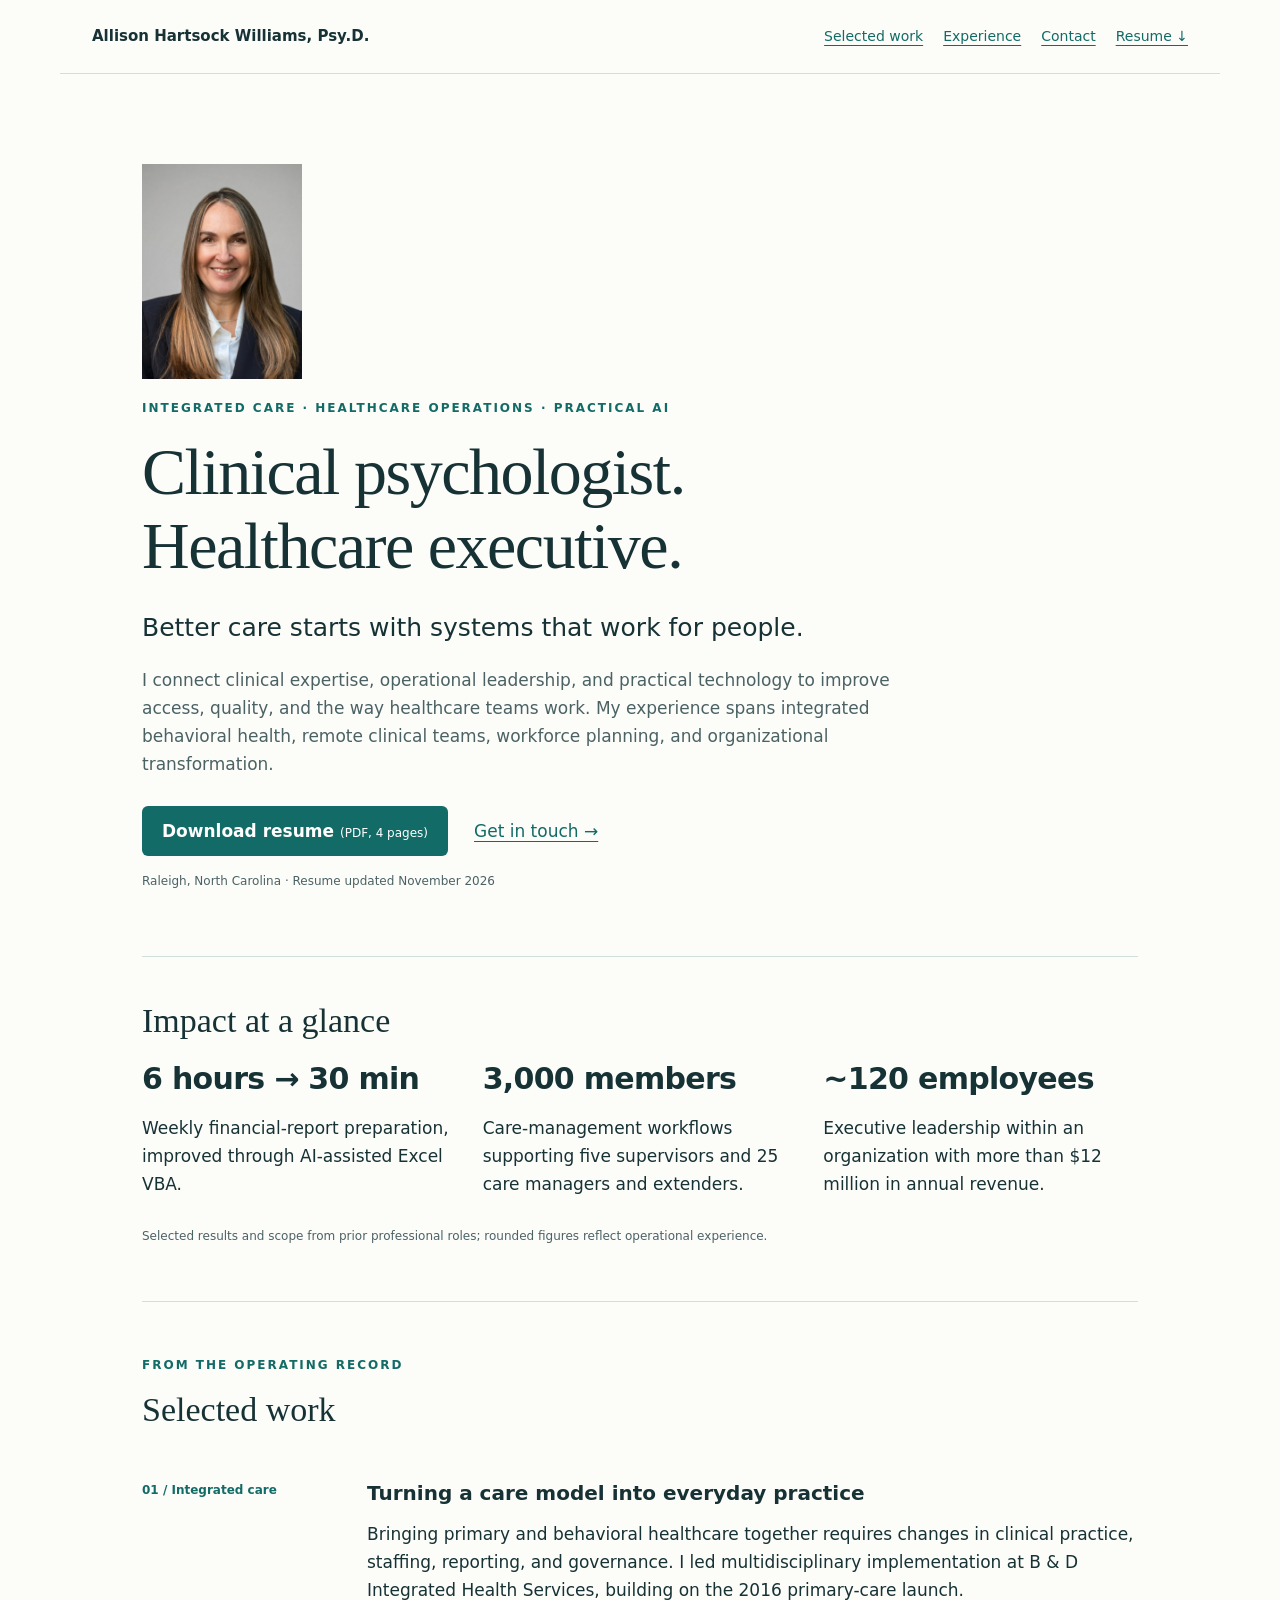
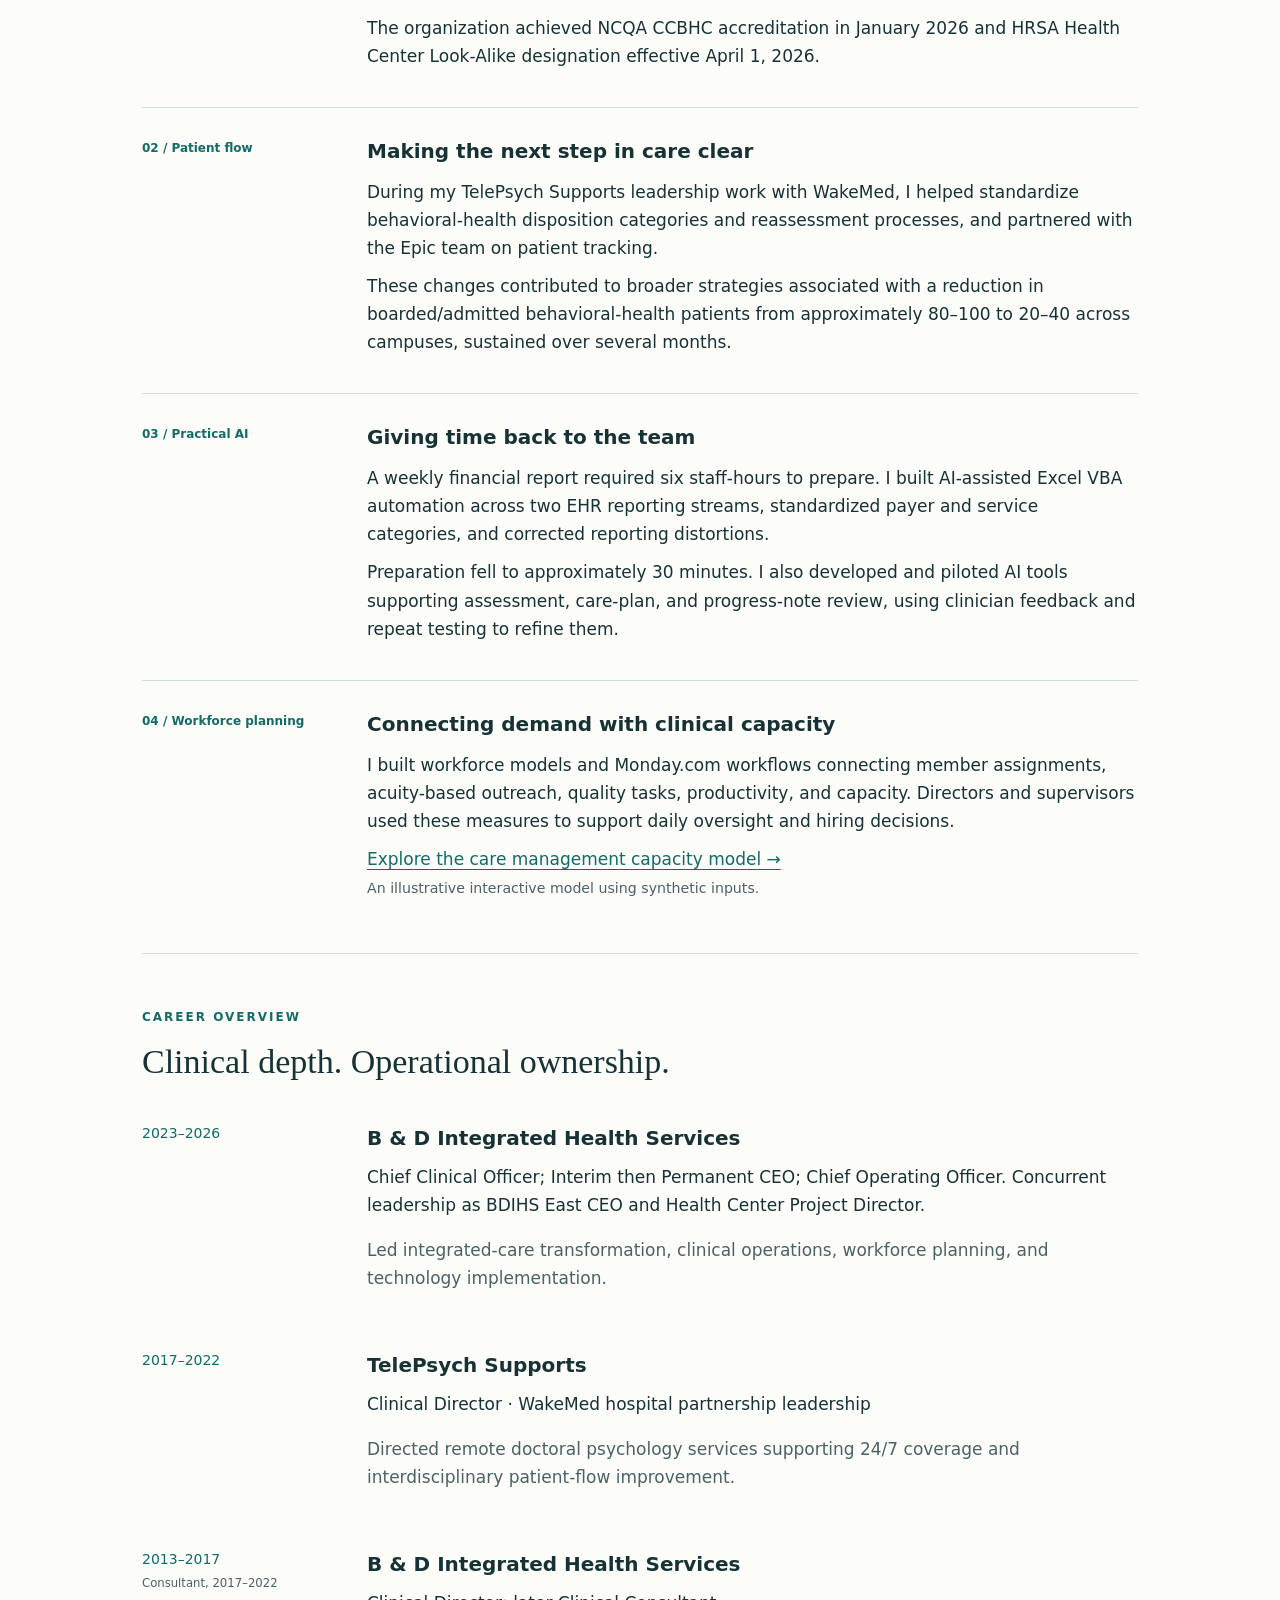
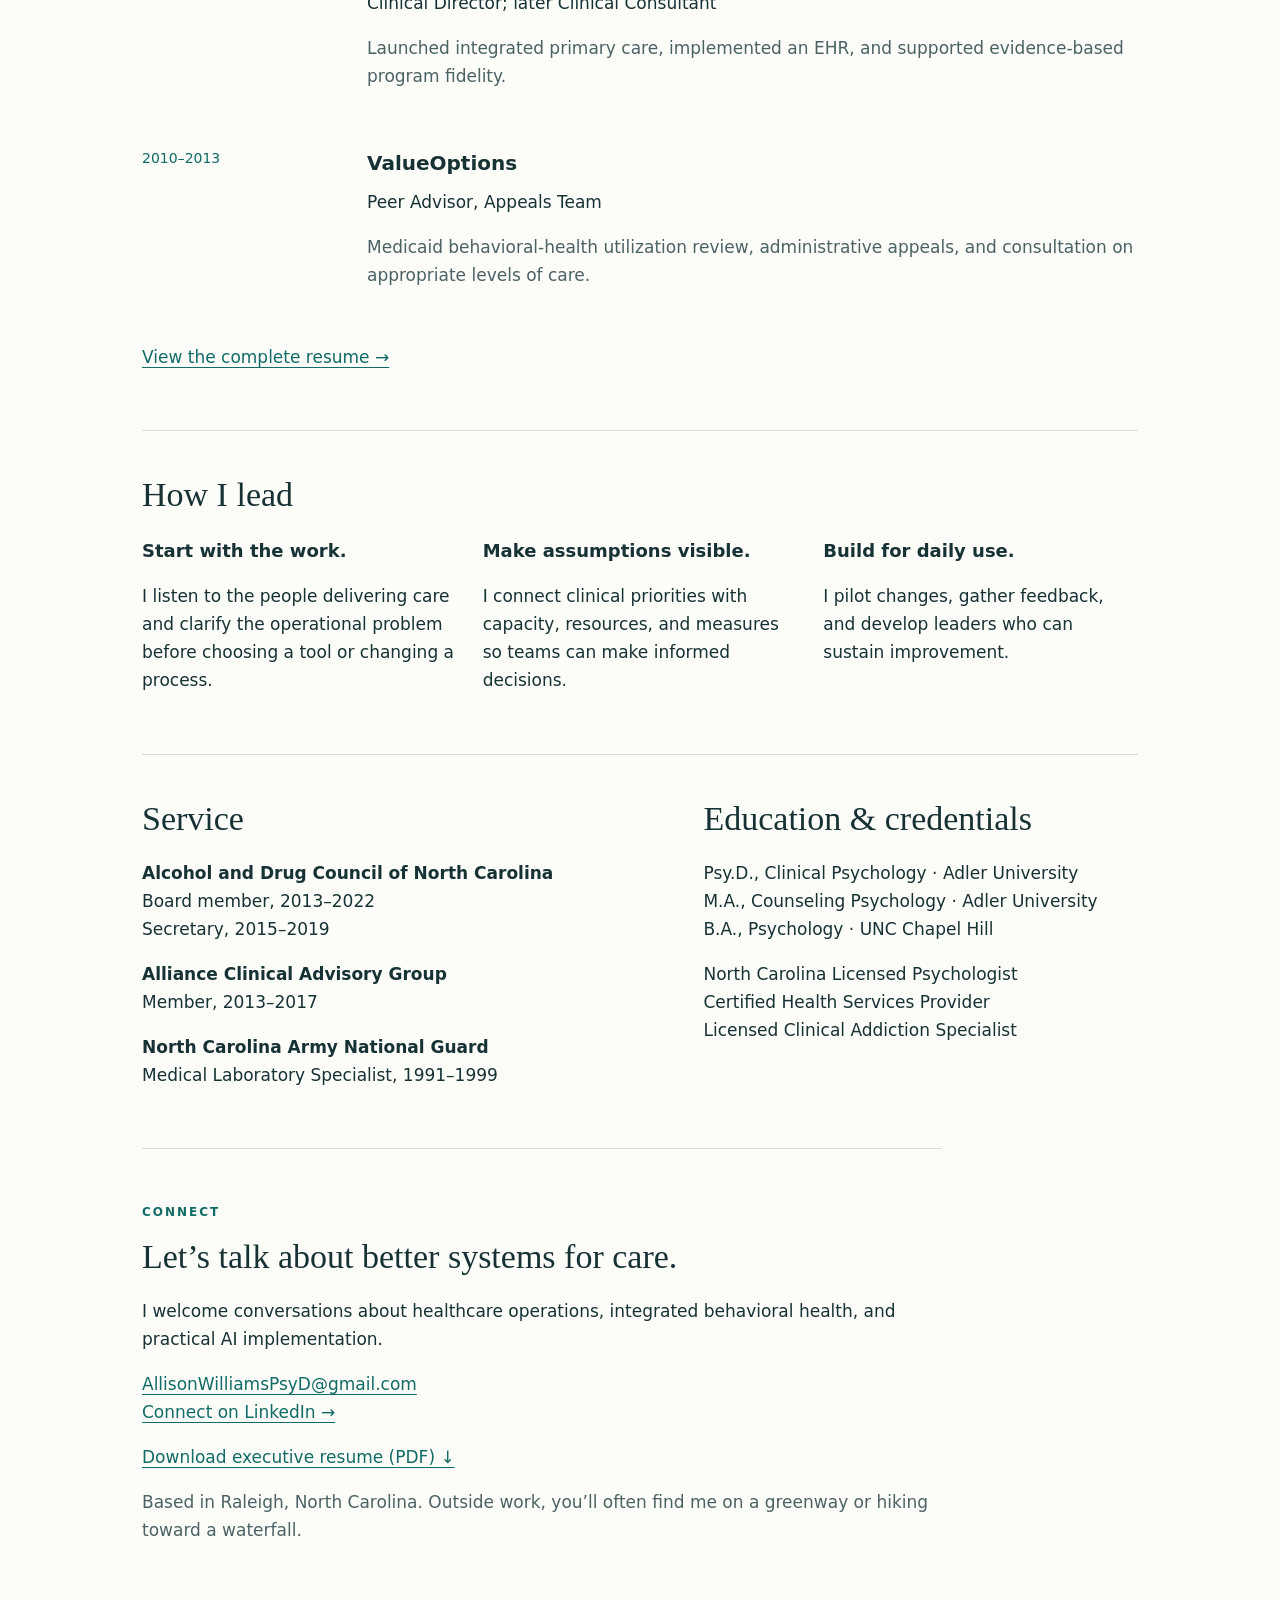
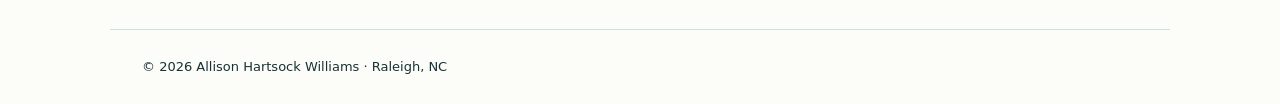
<file: index.html>
<!doctype html>
<html lang="en"><head><meta charset="utf-8"><meta name="viewport" content="width=device-width,initial-scale=1">
<title>Allison Williams, Psy.D. | Healthcare Operations &amp; Integrated Care</title>
<meta name="description" content="Clinical psychologist and healthcare executive connecting integrated care, operational leadership, and practical AI. Selected work and executive resume.">
<link rel="canonical" href="https://allisonwilliamspsyd.com/"><meta property="og:type" content="website"><meta property="og:title" content="Allison Williams, Psy.D. | Clinical psychologist. Healthcare executive."><meta property="og:description" content="Better care starts with systems that work for people. Integrated care, healthcare operations, and practical AI."><meta property="og:url" content="https://allisonwilliamspsyd.com/"><meta name="twitter:card" content="summary"><meta name="theme-color" content="#126b66"><link rel="stylesheet" href="style.css?v=20261110-small"></head>
<body class="portfolio"><a class="skip" href="#main">Skip to content</a><header><a class="brand" href="index.html">Allison Hartsock Williams, Psy.D.</a><nav aria-label="Main navigation"><a href="#work">Selected work</a><a href="#experience">Experience</a><a href="#contact">Contact</a><a href="Allison_Williams_Executive_Resume.pdf" download>Resume ↓</a></nav></header>
<main id="main"><section class="hero hero-with-portrait"><img class="hero-portrait" src="assets/allison-williams-headshot.jpg" alt="Allison Hartsock Williams, Psy.D." width="160" height="215" fetchpriority="high"><div class="hero-copy"><p class="eyebrow">Integrated care · Healthcare operations · Practical AI</p><h1>Clinical psychologist.<br>Healthcare executive.</h1><p class="lead">Better care starts with systems that work for people.</p><p class="intro">I connect clinical expertise, operational leadership, and practical technology to improve access, quality, and the way healthcare teams work. My experience spans integrated behavioral health, remote clinical teams, workforce planning, and organizational transformation.</p><div class="actions"><a class="button" href="Allison_Williams_Executive_Resume.pdf" download>Download resume <span>(PDF, 4 pages)</span></a><a href="#contact">Get in touch →</a></div><p class="updated">Raleigh, North Carolina · Resume updated November 2026</p></div></section>
<section class="section" aria-labelledby="impact"><h2 id="impact">Impact at a glance</h2><div class="grid"><article><span class="number">6 hours → 30 min</span><p>Weekly financial-report preparation, improved through AI-assisted Excel VBA.</p></article><article><span class="number">3,000 members</span><p>Care-management workflows supporting five supervisors and 25 care managers and extenders.</p></article><article><span class="number">~120 employees</span><p>Executive leadership within an organization with more than $12 million in annual revenue.</p></article></div><p class="muted note">Selected results and scope from prior professional roles; rounded figures reflect operational experience.</p></section>
<section class="section" id="work"><p class="eyebrow">From the operating record</p><h2>Selected work</h2><article class="case"><span class="case-index">01 / Integrated care</span><div><h3>Turning a care model into everyday practice</h3><p>Bringing primary and behavioral healthcare together requires changes in clinical practice, staffing, reporting, and governance. I led multidisciplinary implementation at B &amp; D Integrated Health Services, building on the 2016 primary-care launch.</p><p>The organization achieved NCQA CCBHC accreditation in January 2026 and HRSA Health Center Look-Alike designation effective April 1, 2026.</p></div></article>
<article class="case"><span class="case-index">02 / Patient flow</span><div><h3>Making the next step in care clear</h3><p>During my TelePsych Supports leadership work with WakeMed, I helped standardize behavioral-health disposition categories and reassessment processes, and partnered with the Epic team on patient tracking.</p><p>These changes contributed to broader strategies associated with a reduction in boarded/admitted behavioral-health patients from approximately 80–100 to 20–40 across campuses, sustained over several months.</p></div></article>
<article class="case"><span class="case-index">03 / Practical AI</span><div><h3>Giving time back to the team</h3><p>A weekly financial report required six staff-hours to prepare. I built AI-assisted Excel VBA automation across two EHR reporting streams, standardized payer and service categories, and corrected reporting distortions.</p><p>Preparation fell to approximately 30 minutes. I also developed and piloted AI tools supporting assessment, care-plan, and progress-note review, using clinician feedback and repeat testing to refine them.</p></div></article>
<article class="case"><span class="case-index">04 / Workforce planning</span><div><h3>Connecting demand with clinical capacity</h3><p>I built workforce models and Monday.com workflows connecting member assignments, acuity-based outreach, quality tasks, productivity, and capacity. Directors and supervisors used these measures to support daily oversight and hiring decisions.</p><p><a href="capacity.html">Explore the care management capacity model →</a><br><small>An illustrative interactive model using synthetic inputs.</small></p></div></article></section>
<section class="section" id="experience"><p class="eyebrow">Career overview</p><h2>Clinical depth. Operational ownership.</h2><div class="timeline"><article><p class="dates">2023–2026</p><div><h3>B &amp; D Integrated Health Services</h3><p>Chief Clinical Officer; Interim then Permanent CEO; Chief Operating Officer. Concurrent leadership as BDIHS East CEO and Health Center Project Director.</p><p class="muted">Led integrated-care transformation, clinical operations, workforce planning, and technology implementation.</p></div></article><article><p class="dates">2017–2022</p><div><h3>TelePsych Supports</h3><p>Clinical Director · WakeMed hospital partnership leadership</p><p class="muted">Directed remote doctoral psychology services supporting 24/7 coverage and interdisciplinary patient-flow improvement.</p></div></article><article><p class="dates">2013–2017<br><small>Consultant, 2017–2022</small></p><div><h3>B &amp; D Integrated Health Services</h3><p>Clinical Director; later Clinical Consultant</p><p class="muted">Launched integrated primary care, implemented an EHR, and supported evidence-based program fidelity.</p></div></article><article><p class="dates">2010–2013</p><div><h3>ValueOptions</h3><p>Peer Advisor, Appeals Team</p><p class="muted">Medicaid behavioral-health utilization review, administrative appeals, and consultation on appropriate levels of care.</p></div></article></div><p><a href="Allison_Williams_Executive_Resume.pdf">View the complete resume →</a></p></section>
<section class="section"><h2>How I lead</h2><div class="grid principles"><article><h3>Start with the work.</h3><p>I listen to the people delivering care and clarify the operational problem before choosing a tool or changing a process.</p></article><article><h3>Make assumptions visible.</h3><p>I connect clinical priorities with capacity, resources, and measures so teams can make informed decisions.</p></article><article><h3>Build for daily use.</h3><p>I pilot changes, gather feedback, and develop leaders who can sustain improvement.</p></article></div></section>
<section class="section split"><div><h2>Service</h2><p><strong>Alcohol and Drug Council of North Carolina</strong><br>Board member, 2013–2022<br>Secretary, 2015–2019</p><p><strong>Alliance Clinical Advisory Group</strong><br>Member, 2013–2017</p><p><strong>North Carolina Army National Guard</strong><br>Medical Laboratory Specialist, 1991–1999</p></div><div><h2>Education &amp; credentials</h2><p>Psy.D., Clinical Psychology · Adler University<br>M.A., Counseling Psychology · Adler University<br>B.A., Psychology · UNC Chapel Hill</p><p>North Carolina Licensed Psychologist<br>Certified Health Services Provider<br>Licensed Clinical Addiction Specialist</p></div></section>
<section class="section contact" id="contact"><p class="eyebrow">Connect</p><h2>Let’s talk about better systems for care.</h2><p>I welcome conversations about healthcare operations, integrated behavioral health, and practical AI implementation.</p><p><a href="mailto:AllisonWilliamsPsyD@gmail.com">AllisonWilliamsPsyD@gmail.com</a><br><a href="https://www.linkedin.com/in/allison-williams-a2352a1b/">Connect on LinkedIn →</a></p><p><a href="Allison_Williams_Executive_Resume.pdf" download>Download executive resume (PDF) ↓</a></p><p class="muted">Based in Raleigh, North Carolina. Outside work, you’ll often find me on a greenway or hiking toward a waterfall.</p></section></main><footer>© 2026 Allison Hartsock Williams · Raleigh, NC</footer></body></html>
</file>
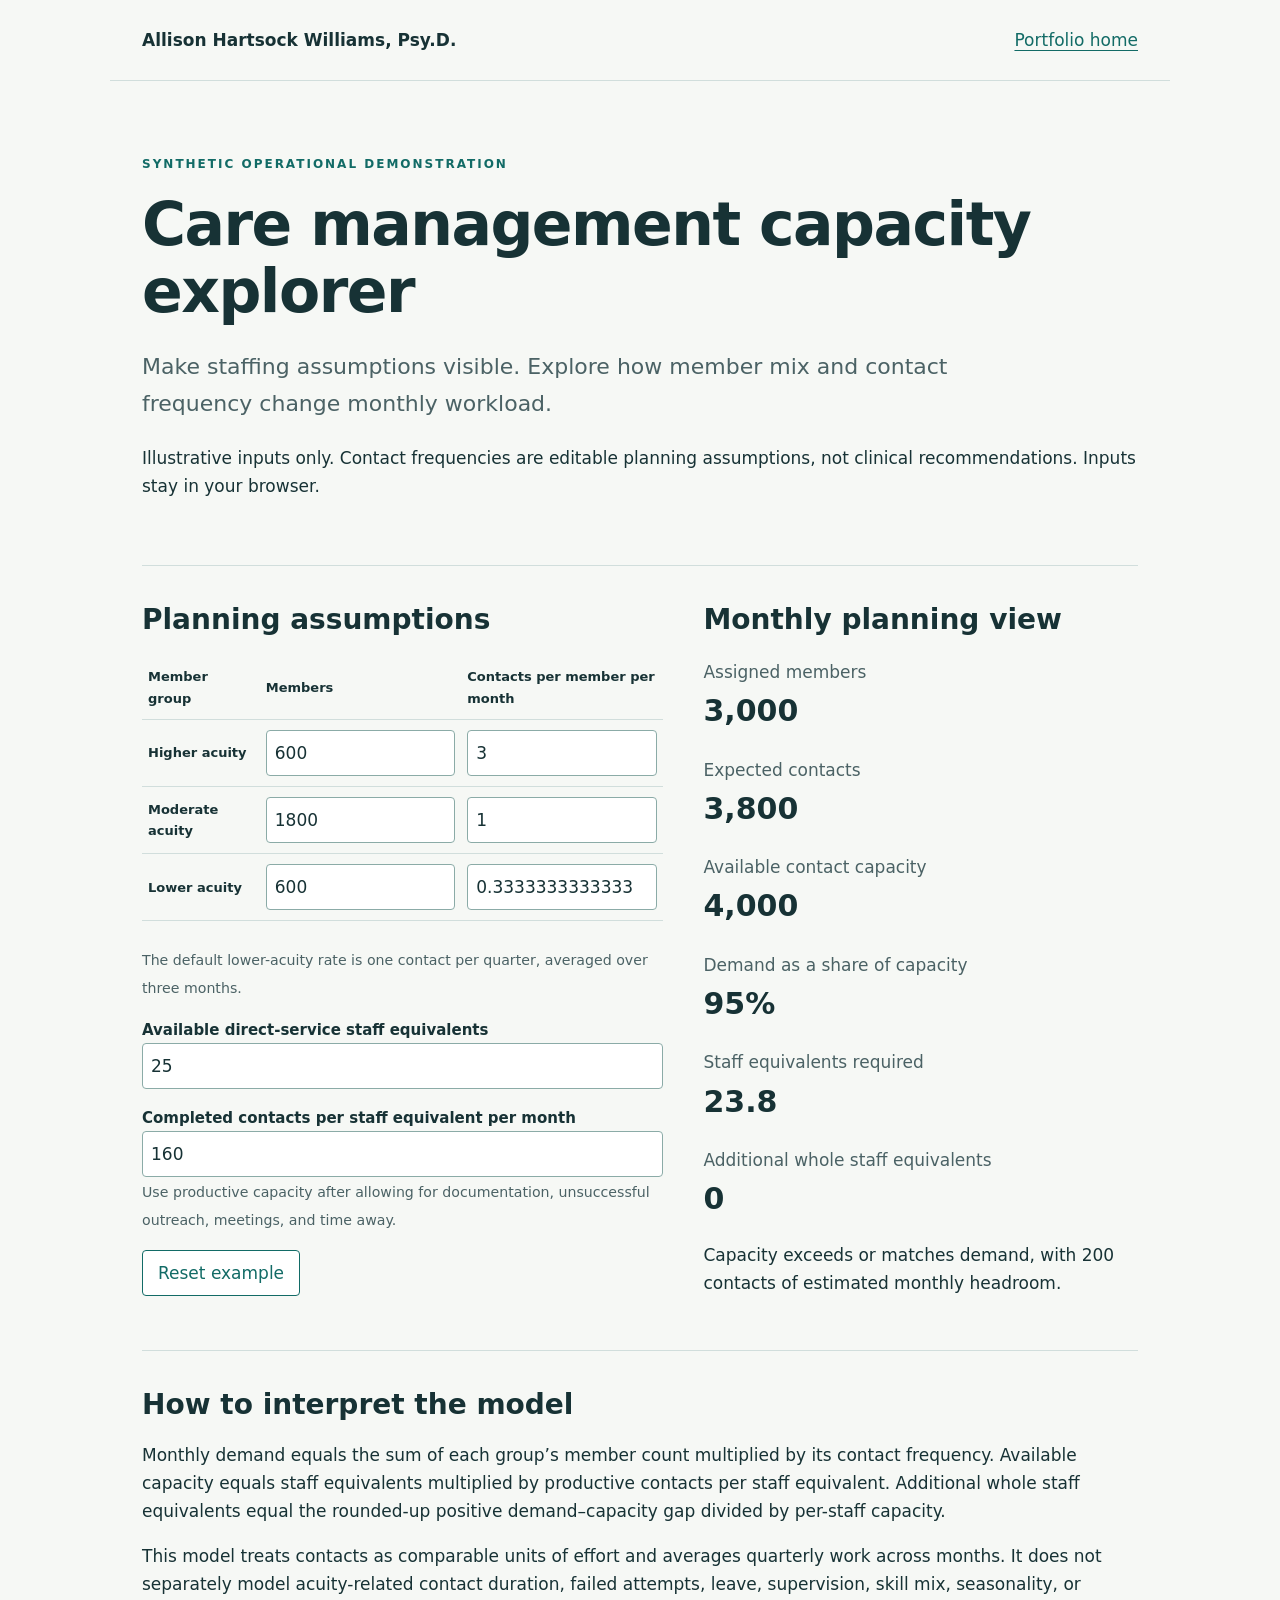
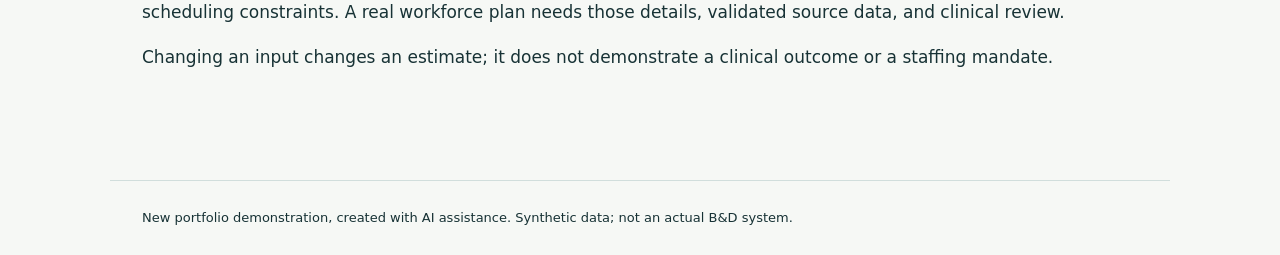
<file: capacity.html>
<!doctype html><html lang="en"><head><meta charset="utf-8"><meta name="viewport" content="width=device-width,initial-scale=1"><title>Care Management Capacity Explorer | Allison Williams</title><link rel="stylesheet" href="style.css"></head><body><header><strong>Allison Hartsock Williams, Psy.D.</strong><nav><a href="index.html">Portfolio home</a></nav></header><main><section class="hero"><div class="eyebrow">Synthetic operational demonstration</div><h1>Care management capacity explorer</h1><p class="lead">Make staffing assumptions visible. Explore how member mix and contact frequency change monthly workload.</p><p>Illustrative inputs only. Contact frequencies are editable planning assumptions, not clinical recommendations. Inputs stay in your browser.</p></section><section class="section split"><div><h2>Planning assumptions</h2><table><thead><tr><th scope="col">Member group</th><th scope="col">Members</th><th scope="col">Contacts per member per month</th></tr></thead><tbody><tr><th scope="row">Higher acuity</th><td><input id="high" type="number" min="0" step="1" value="600" aria-label="Higher acuity members"></td><td><input id="highRate" type="number" min="0" step="0.1" value="3" aria-label="Higher acuity contacts per month"></td></tr><tr><th scope="row">Moderate acuity</th><td><input id="medium" type="number" min="0" step="1" value="1800" aria-label="Moderate acuity members"></td><td><input id="mediumRate" type="number" min="0" step="0.1" value="1" aria-label="Moderate acuity contacts per month"></td></tr><tr><th scope="row">Lower acuity</th><td><input id="low" type="number" min="0" step="1" value="600" aria-label="Lower acuity members"></td><td><input id="lowRate" type="number" min="0" step="any" value="0.3333333333333333" aria-label="Lower acuity contacts per month"></td></tr></tbody></table><small>The default lower-acuity rate is one contact per quarter, averaged over three months.</small><p><label for="staff">Available direct-service staff equivalents</label><input id="staff" type="number" min="0" step="0.1" value="25"></p><p><label for="capacity">Completed contacts per staff equivalent per month</label><input id="capacity" type="number" min="0.1" step="any" value="160"><small>Use productive capacity after allowing for documentation, unsuccessful outreach, meetings, and time away.</small></p><button id="reset" type="button">Reset example</button></div><div aria-live="polite" aria-atomic="true"><h2>Monthly planning view</h2><p id="error" class="error"></p><dl id="results"></dl><p id="interpretation"></p></div></section><section class="section"><h2>How to interpret the model</h2><p>Monthly demand equals the sum of each group’s member count multiplied by its contact frequency. Available capacity equals staff equivalents multiplied by productive contacts per staff equivalent. Additional whole staff equivalents equal the rounded-up positive demand–capacity gap divided by per-staff capacity.</p><p>This model treats contacts as comparable units of effort and averages quarterly work across months. It does not separately model acuity-related contact duration, failed attempts, leave, supervision, skill mix, seasonality, or scheduling constraints. A real workforce plan needs those details, validated source data, and clinical review.</p><p>Changing an input changes an estimate; it does not demonstrate a clinical outcome or a staffing mandate.</p></section></main><footer>New portfolio demonstration, created with AI assistance. Synthetic data; not an actual B&amp;D system.</footer><script src="capacity.js"></script></body></html>
</file>
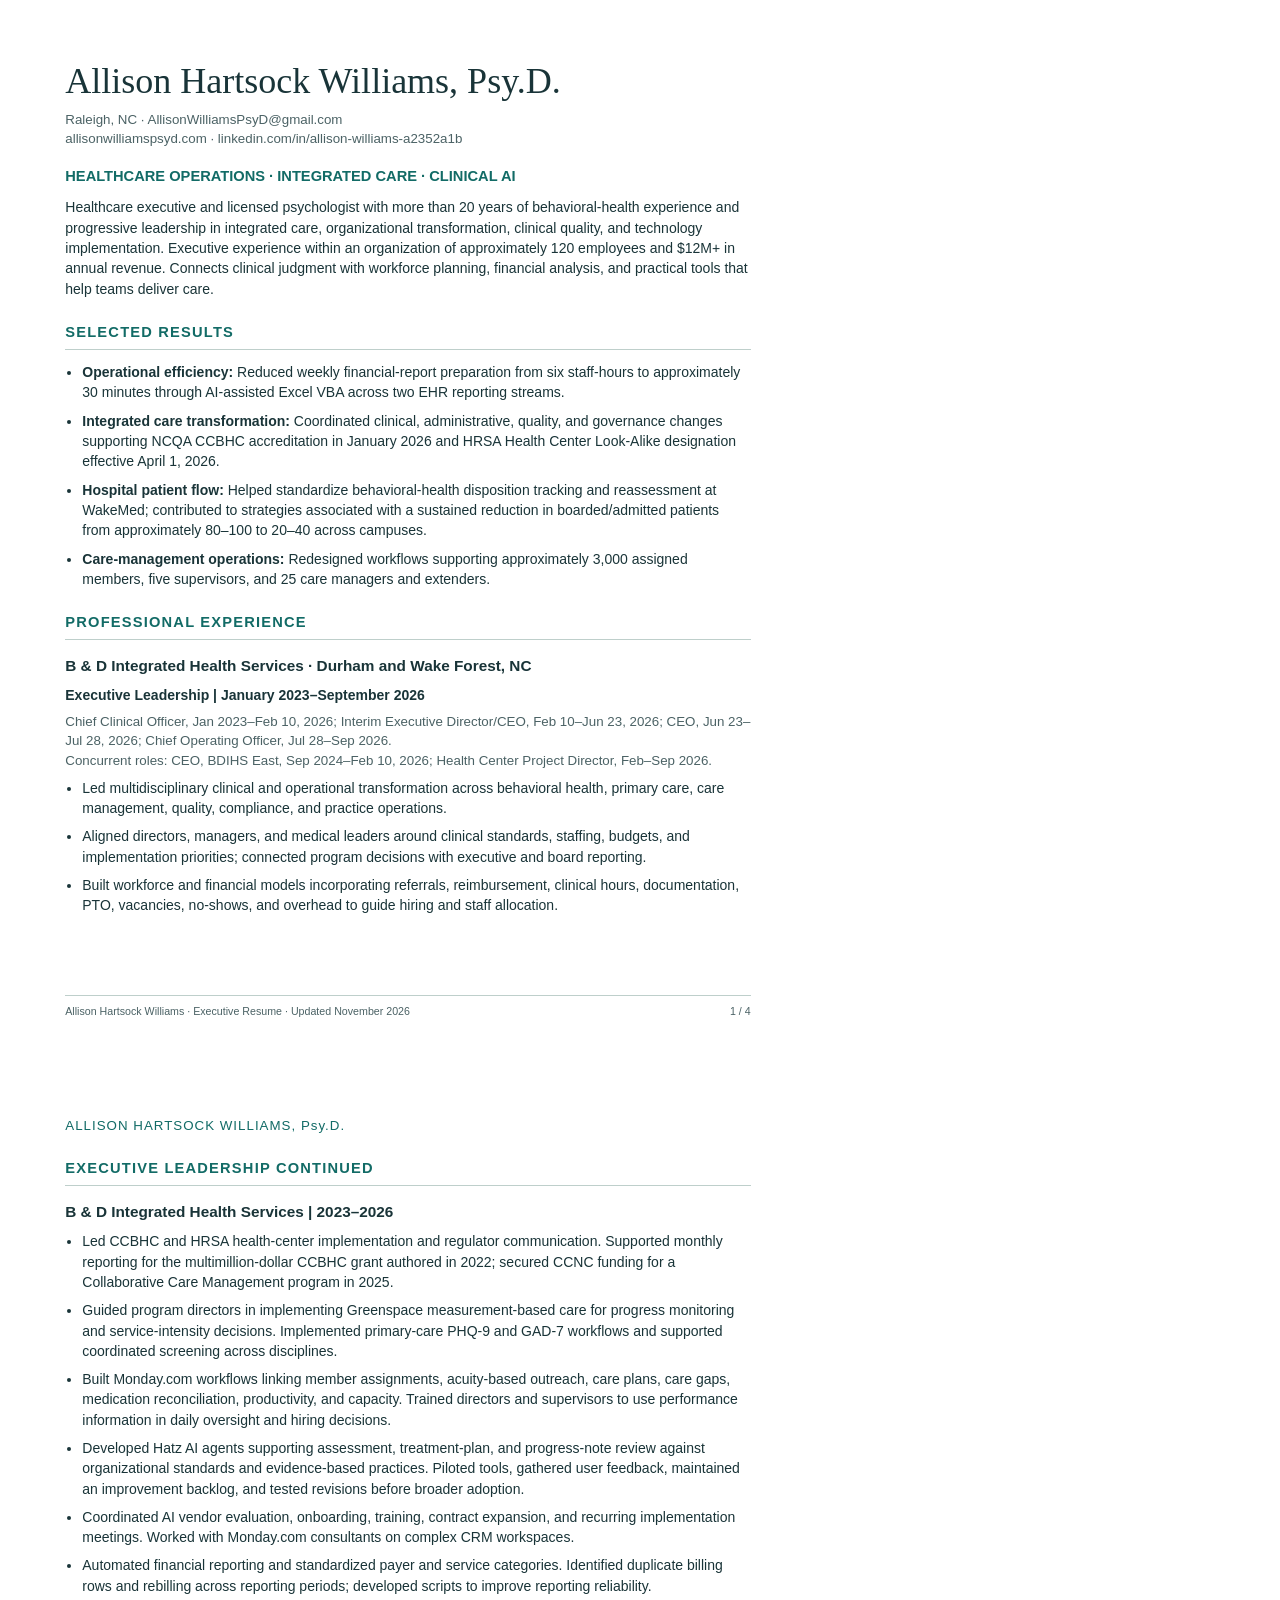
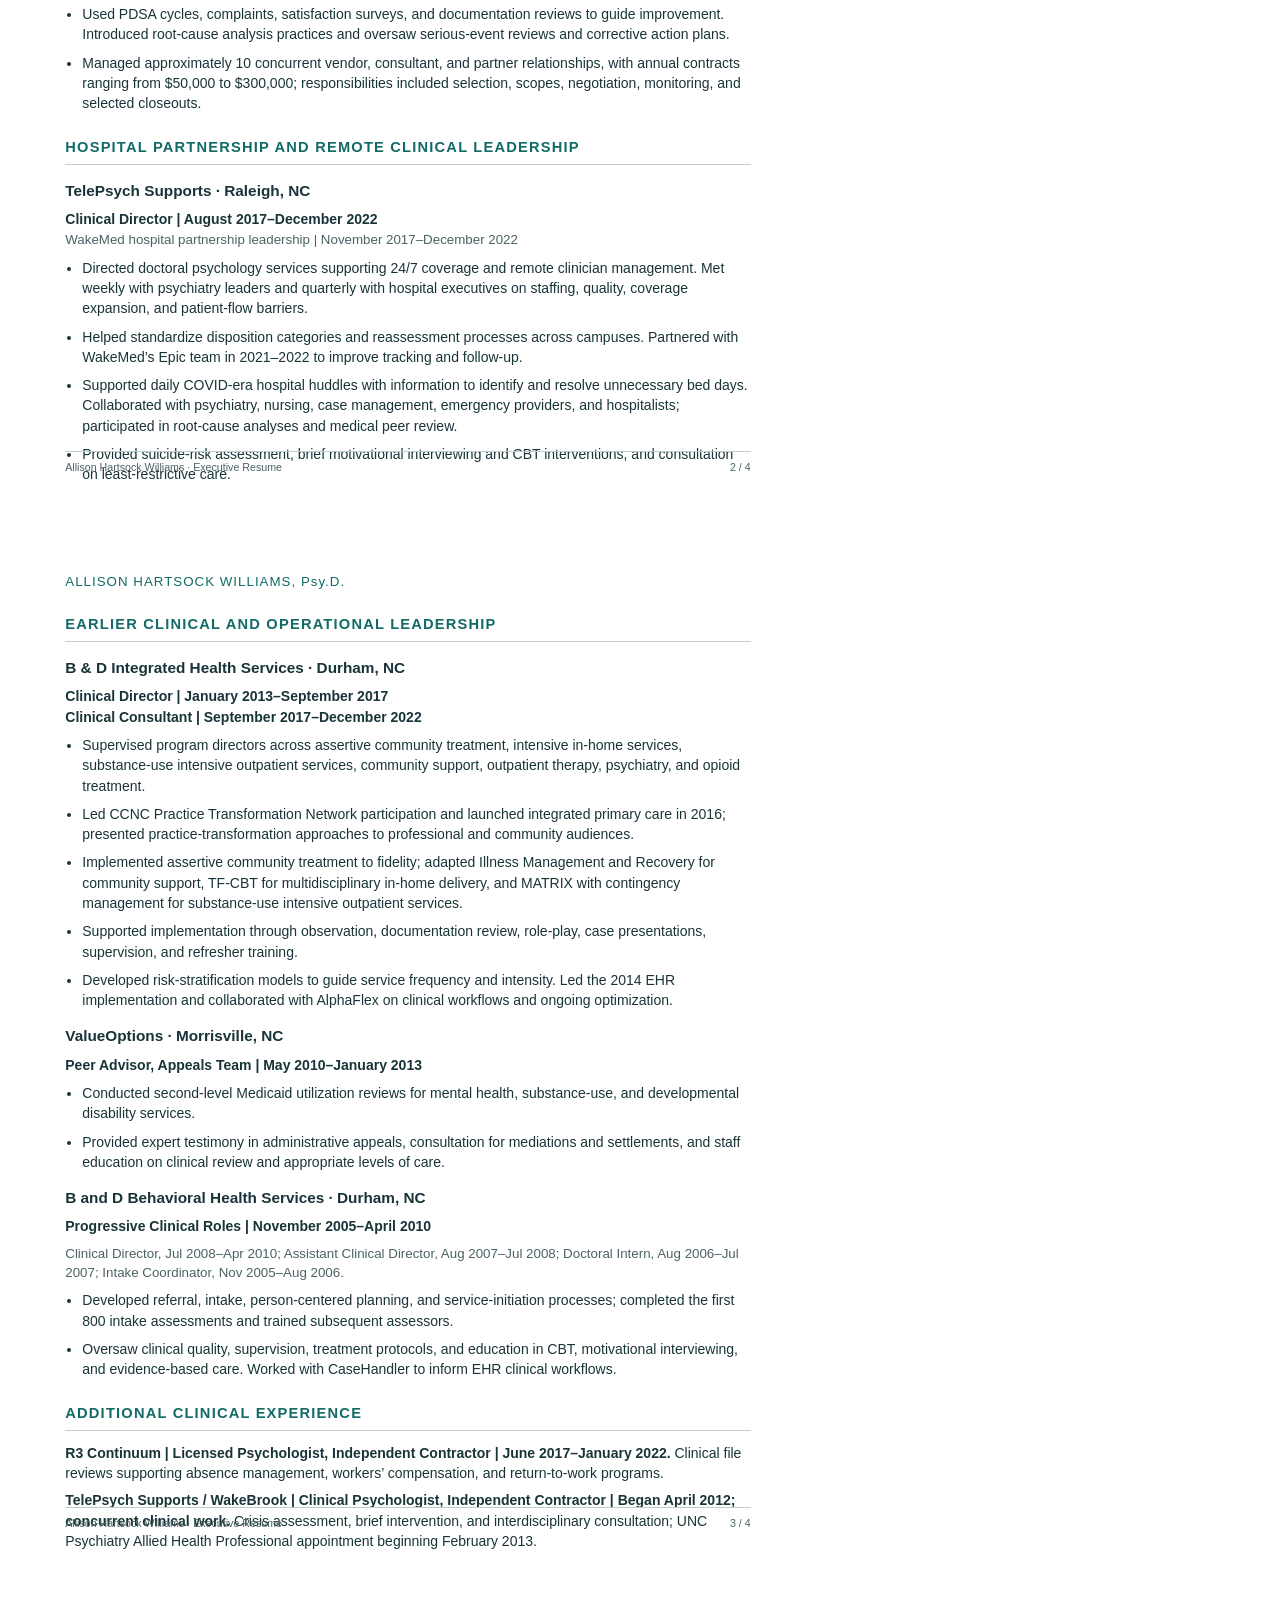
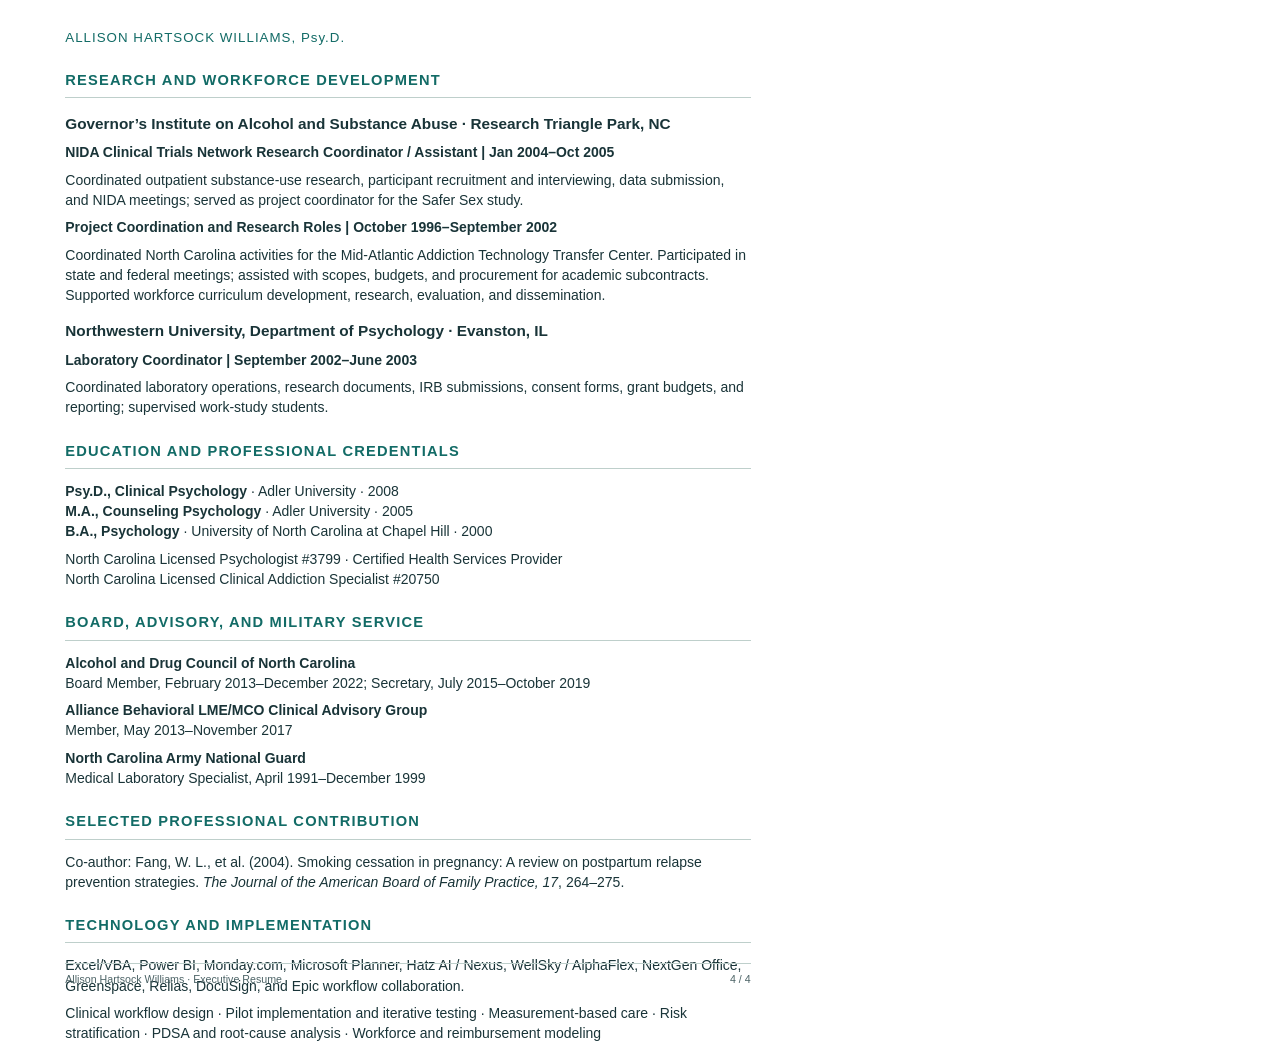
<file: resume.html>
<!doctype html><html lang="en"><head><meta charset="utf-8"><title>Allison Hartsock Williams | Executive Resume</title><style>
@page{size:letter;margin:0}*{box-sizing:border-box}body{margin:0;color:#193438;font:10.5pt/1.45 Arial,sans-serif}.page{width:8.5in;height:11in;padding:.62in .68in;position:relative;break-after:page}.page:last-child{break-after:auto}h1{font:27pt Georgia,serif;margin:0 0 8px}h2{font-size:11pt;letter-spacing:1.2px;text-transform:uppercase;color:#126b66;border-bottom:1px solid #becfcb;padding-bottom:6px;margin:23px 0 12px}h3{font-size:11.5pt;margin:15px 0 2px}p{margin:7px 0}ul{padding-left:17px;margin:8px 0}li{margin-bottom:8px}.sub{color:#4b6265;font-size:10pt}.tag{font-size:11pt;color:#126b66;font-weight:bold;margin:18px 0 10px}.footer{position:absolute;bottom:.38in;left:.68in;right:.68in;border-top:1px solid #becfcb;padding-top:8px;display:flex;justify-content:space-between;font-size:8pt;color:#4b6265}a{color:inherit;text-decoration:none}.running{font-size:10pt;letter-spacing:1px;color:#126b66;margin-bottom:20px}
</style></head><body>
<section class="page"><h1>Allison Hartsock Williams, Psy.D.</h1><p class="sub">Raleigh, NC · <a href="mailto:AllisonWilliamsPsyD@gmail.com">AllisonWilliamsPsyD@gmail.com</a><br><a href="https://allisonwilliamspsyd.com">allisonwilliamspsyd.com</a> · <a href="https://www.linkedin.com/in/allison-williams-a2352a1b/">linkedin.com/in/allison-williams-a2352a1b</a></p>
<p class="tag">HEALTHCARE OPERATIONS · INTEGRATED CARE · CLINICAL AI</p>
<p>Healthcare executive and licensed psychologist with more than 20 years of behavioral-health experience and progressive leadership in integrated care, organizational transformation, clinical quality, and technology implementation. Executive experience within an organization of approximately 120 employees and $12M+ in annual revenue. Connects clinical judgment with workforce planning, financial analysis, and practical tools that help teams deliver care.</p>
<h2>Selected results</h2><ul>
<li><b>Operational efficiency:</b> Reduced weekly financial-report preparation from six staff-hours to approximately 30 minutes through AI-assisted Excel VBA across two EHR reporting streams.</li>
<li><b>Integrated care transformation:</b> Coordinated clinical, administrative, quality, and governance changes supporting NCQA CCBHC accreditation in January 2026 and HRSA Health Center Look-Alike designation effective April 1, 2026.</li>
<li><b>Hospital patient flow:</b> Helped standardize behavioral-health disposition tracking and reassessment at WakeMed; contributed to strategies associated with a sustained reduction in boarded/admitted patients from approximately 80–100 to 20–40 across campuses.</li>
<li><b>Care-management operations:</b> Redesigned workflows supporting approximately 3,000 assigned members, five supervisors, and 25 care managers and extenders.</li></ul>
<h2>Professional experience</h2><h3>B &amp; D Integrated Health Services · Durham and Wake Forest, NC</h3><p><b>Executive Leadership | January 2023–September 2026</b></p>
<p class="sub">Chief Clinical Officer, Jan 2023–Feb 10, 2026; Interim Executive Director/CEO, Feb 10–Jun 23, 2026; CEO, Jun 23–Jul 28, 2026; Chief Operating Officer, Jul 28–Sep 2026.<br>Concurrent roles: CEO, BDIHS East, Sep 2024–Feb 10, 2026; Health Center Project Director, Feb–Sep 2026.</p>
<ul><li>Led multidisciplinary clinical and operational transformation across behavioral health, primary care, care management, quality, compliance, and practice operations.</li><li>Aligned directors, managers, and medical leaders around clinical standards, staffing, budgets, and implementation priorities; connected program decisions with executive and board reporting.</li><li>Built workforce and financial models incorporating referrals, reimbursement, clinical hours, documentation, PTO, vacancies, no-shows, and overhead to guide hiring and staff allocation.</li></ul>
<div class="footer"><span>Allison Hartsock Williams · Executive Resume · Updated November 2026</span><span>1 / 4</span></div></section>
<section class="page"><div class="running">ALLISON HARTSOCK WILLIAMS, Psy.D.</div><h2>Executive leadership continued</h2><h3>B &amp; D Integrated Health Services | 2023–2026</h3><ul>
<li>Led CCBHC and HRSA health-center implementation and regulator communication. Supported monthly reporting for the multimillion-dollar CCBHC grant authored in 2022; secured CCNC funding for a Collaborative Care Management program in 2025.</li>
<li>Guided program directors in implementing Greenspace measurement-based care for progress monitoring and service-intensity decisions. Implemented primary-care PHQ-9 and GAD-7 workflows and supported coordinated screening across disciplines.</li>
<li>Built Monday.com workflows linking member assignments, acuity-based outreach, care plans, care gaps, medication reconciliation, productivity, and capacity. Trained directors and supervisors to use performance information in daily oversight and hiring decisions.</li>
<li>Developed Hatz AI agents supporting assessment, treatment-plan, and progress-note review against organizational standards and evidence-based practices. Piloted tools, gathered user feedback, maintained an improvement backlog, and tested revisions before broader adoption.</li>
<li>Coordinated AI vendor evaluation, onboarding, training, contract expansion, and recurring implementation meetings. Worked with Monday.com consultants on complex CRM workspaces.</li>
<li>Automated financial reporting and standardized payer and service categories. Identified duplicate billing rows and rebilling across reporting periods; developed scripts to improve reporting reliability.</li>
<li>Used PDSA cycles, complaints, satisfaction surveys, and documentation reviews to guide improvement. Introduced root-cause analysis practices and oversaw serious-event reviews and corrective action plans.</li>
<li>Managed approximately 10 concurrent vendor, consultant, and partner relationships, with annual contracts ranging from $50,000 to $300,000; responsibilities included selection, scopes, negotiation, monitoring, and selected closeouts.</li></ul>
<h2>Hospital partnership and remote clinical leadership</h2><h3>TelePsych Supports · Raleigh, NC</h3><p><b>Clinical Director | August 2017–December 2022</b><br><span class="sub">WakeMed hospital partnership leadership | November 2017–December 2022</span></p><ul>
<li>Directed doctoral psychology services supporting 24/7 coverage and remote clinician management. Met weekly with psychiatry leaders and quarterly with hospital executives on staffing, quality, coverage expansion, and patient-flow barriers.</li>
<li>Helped standardize disposition categories and reassessment processes across campuses. Partnered with WakeMed’s Epic team in 2021–2022 to improve tracking and follow-up.</li>
<li>Supported daily COVID-era hospital huddles with information to identify and resolve unnecessary bed days. Collaborated with psychiatry, nursing, case management, emergency providers, and hospitalists; participated in root-cause analyses and medical peer review.</li>
<li>Provided suicide-risk assessment, brief motivational interviewing and CBT interventions, and consultation on least-restrictive care.</li></ul>
<div class="footer"><span>Allison Hartsock Williams · Executive Resume</span><span>2 / 4</span></div></section>
<section class="page"><div class="running">ALLISON HARTSOCK WILLIAMS, Psy.D.</div><h2>Earlier clinical and operational leadership</h2>
<h3>B &amp; D Integrated Health Services · Durham, NC</h3><p><b>Clinical Director | January 2013–September 2017</b><br><b>Clinical Consultant | September 2017–December 2022</b></p><ul>
<li>Supervised program directors across assertive community treatment, intensive in-home services, substance-use intensive outpatient services, community support, outpatient therapy, psychiatry, and opioid treatment.</li>
<li>Led CCNC Practice Transformation Network participation and launched integrated primary care in 2016; presented practice-transformation approaches to professional and community audiences.</li>
<li>Implemented assertive community treatment to fidelity; adapted Illness Management and Recovery for community support, TF-CBT for multidisciplinary in-home delivery, and MATRIX with contingency management for substance-use intensive outpatient services.</li>
<li>Supported implementation through observation, documentation review, role-play, case presentations, supervision, and refresher training.</li>
<li>Developed risk-stratification models to guide service frequency and intensity. Led the 2014 EHR implementation and collaborated with AlphaFlex on clinical workflows and ongoing optimization.</li></ul>
<h3>ValueOptions · Morrisville, NC</h3><p><b>Peer Advisor, Appeals Team | May 2010–January 2013</b></p><ul><li>Conducted second-level Medicaid utilization reviews for mental health, substance-use, and developmental disability services.</li><li>Provided expert testimony in administrative appeals, consultation for mediations and settlements, and staff education on clinical review and appropriate levels of care.</li></ul>
<h3>B and D Behavioral Health Services · Durham, NC</h3><p><b>Progressive Clinical Roles | November 2005–April 2010</b></p><p class="sub">Clinical Director, Jul 2008–Apr 2010; Assistant Clinical Director, Aug 2007–Jul 2008; Doctoral Intern, Aug 2006–Jul 2007; Intake Coordinator, Nov 2005–Aug 2006.</p><ul><li>Developed referral, intake, person-centered planning, and service-initiation processes; completed the first 800 intake assessments and trained subsequent assessors.</li><li>Oversaw clinical quality, supervision, treatment protocols, and education in CBT, motivational interviewing, and evidence-based care. Worked with CaseHandler to inform EHR clinical workflows.</li></ul>
<h2>Additional clinical experience</h2><p><b>R3 Continuum | Licensed Psychologist, Independent Contractor | June 2017–January 2022.</b> Clinical file reviews supporting absence management, workers’ compensation, and return-to-work programs.</p><p><b>TelePsych Supports / WakeBrook | Clinical Psychologist, Independent Contractor | Began April 2012; concurrent clinical work.</b> Crisis assessment, brief intervention, and interdisciplinary consultation; UNC Psychiatry Allied Health Professional appointment beginning February 2013.</p>
<div class="footer"><span>Allison Hartsock Williams · Executive Resume</span><span>3 / 4</span></div></section>
<section class="page"><div class="running">ALLISON HARTSOCK WILLIAMS, Psy.D.</div><h2>Research and workforce development</h2>
<h3>Governor’s Institute on Alcohol and Substance Abuse · Research Triangle Park, NC</h3><p><b>NIDA Clinical Trials Network Research Coordinator / Assistant | Jan 2004–Oct 2005</b></p><p>Coordinated outpatient substance-use research, participant recruitment and interviewing, data submission, and NIDA meetings; served as project coordinator for the Safer Sex study.</p>
<p><b>Project Coordination and Research Roles | October 1996–September 2002</b></p><p>Coordinated North Carolina activities for the Mid-Atlantic Addiction Technology Transfer Center. Participated in state and federal meetings; assisted with scopes, budgets, and procurement for academic subcontracts. Supported workforce curriculum development, research, evaluation, and dissemination.</p>
<h3>Northwestern University, Department of Psychology · Evanston, IL</h3><p><b>Laboratory Coordinator | September 2002–June 2003</b></p><p>Coordinated laboratory operations, research documents, IRB submissions, consent forms, grant budgets, and reporting; supervised work-study students.</p>
<h2>Education and professional credentials</h2><p><b>Psy.D., Clinical Psychology</b> · Adler University · 2008<br><b>M.A., Counseling Psychology</b> · Adler University · 2005<br><b>B.A., Psychology</b> · University of North Carolina at Chapel Hill · 2000</p><p>North Carolina Licensed Psychologist #3799 · Certified Health Services Provider<br>North Carolina Licensed Clinical Addiction Specialist #20750</p>
<h2>Board, advisory, and military service</h2><p><b>Alcohol and Drug Council of North Carolina</b><br>Board Member, February 2013–December 2022; Secretary, July 2015–October 2019</p><p><b>Alliance Behavioral LME/MCO Clinical Advisory Group</b><br>Member, May 2013–November 2017</p><p><b>North Carolina Army National Guard</b><br>Medical Laboratory Specialist, April 1991–December 1999</p>
<h2>Selected professional contribution</h2><p>Co-author: Fang, W. L., et al. (2004). Smoking cessation in pregnancy: A review on postpartum relapse prevention strategies. <i>The Journal of the American Board of Family Practice, 17</i>, 264–275.</p>
<h2>Technology and implementation</h2><p>Excel/VBA, Power BI, Monday.com, Microsoft Planner, Hatz AI / Nexus, WellSky / AlphaFlex, NextGen Office, Greenspace, Relias, DocuSign, and Epic workflow collaboration.</p><p>Clinical workflow design · Pilot implementation and iterative testing · Measurement-based care · Risk stratification · PDSA and root-cause analysis · Workforce and reimbursement modeling</p>
<div class="footer"><span>Allison Hartsock Williams · Executive Resume</span><span>4 / 4</span></div></section></body></html>
</file>
<file: style.css>
:root{--ink:#173235;--muted:#4b6265;--accent:#126b66;--line:#d1dedc;--paper:#f6f8f5}*{box-sizing:border-box}body{margin:0;background:var(--paper);color:var(--ink);font:17px/1.65 system-ui,-apple-system,sans-serif}header,main,footer{max-width:1060px;margin:auto;padding:26px 32px}header{display:flex;justify-content:space-between;gap:20px;border-bottom:1px solid var(--line)}a{color:var(--accent);text-underline-offset:4px}nav{display:flex;gap:22px;flex-wrap:wrap}h1{font-size:clamp(34px,5vw,60px);line-height:1.12;letter-spacing:-1.5px;max-width:900px;margin:16px 0 24px}h2{font-size:28px;line-height:1.3;margin:0 0 18px}h3{font-size:20px;margin:0 0 10px}.eyebrow{text-transform:uppercase;letter-spacing:2px;font-size:12px;font-weight:750;color:var(--accent)}.lead{font-size:22px;max-width:810px;color:var(--muted)}.hero{padding:48px 0}.button{display:inline-block;background:var(--accent);color:white;padding:11px 20px;border-radius:6px;text-decoration:none;font-weight:650}.section{padding:36px 0;border-top:1px solid var(--line)}.grid{display:grid;grid-template-columns:repeat(3,1fr);gap:26px}.number{display:block;font-size:34px;font-weight:700;line-height:1.2}.muted,small{color:var(--muted)}.case{margin:28px 0}.split{display:grid;grid-template-columns:1.2fr 1fr;gap:40px}label{display:block;font-weight:600;font-size:15px}input{font:inherit;width:100%;padding:8px;border:1px solid #8baba7;border-radius:4px;background:white;color:var(--ink)}input:focus{outline:3px solid #9cd5ca}table{border-collapse:collapse;width:100%;margin:12px 0 24px}th,td{text-align:left;padding:10px 6px;border-bottom:1px solid var(--line)}th{font-size:13px}td input{min-width:60px}dt{color:var(--muted);margin-top:20px}dd{margin:0;font-size:30px;font-weight:700}.error{color:#9c2d22;font-weight:650}footer{font-size:13px;border-top:1px solid var(--line);margin-top:30px}button{font:inherit;cursor:pointer;padding:8px 15px;background:white;border:1px solid var(--accent);border-radius:4px;color:var(--accent)}@media(max-width:720px){header,main,footer{padding-left:20px;padding-right:20px}header,.grid,.split{display:block}nav{margin-top:12px}.grid article{margin:22px 0}.hero{padding:30px 0}.lead{font-size:19px}th,td{padding:8px 3px}}
/* Executive portfolio */
.portfolio{background:#fcfcf9}.portfolio header{max-width:1160px;align-items:center;padding-top:24px;padding-bottom:24px}.brand{color:var(--ink);text-decoration:none;font-size:15px;font-weight:700}.portfolio nav{font-size:14px;gap:20px}.portfolio main,.portfolio footer{max-width:1060px}.portfolio h1,.portfolio h2{font-family:Georgia,'Times New Roman',serif;font-weight:400}.portfolio h1{font-size:clamp(39px,5.5vw,66px);line-height:1.12;letter-spacing:-1.5px}.portfolio h2{font-size:34px}.portfolio .hero{padding:64px 0 52px}.portfolio .lead{font-size:25px;color:var(--ink);margin-bottom:16px}.intro{max-width:750px;color:var(--muted)}.actions{display:flex;align-items:center;gap:26px;flex-wrap:wrap;margin-top:28px}.button span{font-size:12px;font-weight:400}.updated{font-size:12px;color:var(--muted);margin-top:16px}.portfolio .section{padding:42px 0}.portfolio .number{font-size:30px;letter-spacing:-.7px}.note{font-size:12px}.portfolio .case{display:grid;grid-template-columns:190px 1fr;gap:35px;margin:0;padding:27px 0;border-bottom:1px solid var(--line)}.portfolio .case:last-child{border-bottom:0;padding-bottom:0}.case-index{font-size:12px;color:var(--accent);font-weight:700;padding-top:4px}.case p{margin:10px 0}.timeline article{display:grid;grid-template-columns:190px 1fr;gap:35px;padding:20px 0}.dates{margin:0;color:var(--accent);font-size:14px}.timeline p{margin-top:0}.timeline h3{margin-bottom:8px}.principles h3{font-size:18px}.contact{max-width:800px}.skip{position:absolute;top:-100px;left:16px;background:white;padding:12px;z-index:10}.skip:focus{top:10px}a:focus-visible,button:focus-visible{outline:3px solid #126b66;outline-offset:5px}.portfolio footer{margin-top:0}section[id]{scroll-margin-top:24px}
@media(max-width:720px){.portfolio header{display:block}.portfolio .hero{padding-top:32px}.portfolio .lead{font-size:22px}.portfolio .case,.timeline article{grid-template-columns:1fr;gap:8px}.portfolio h2{font-size:29px}.portfolio .section{padding:30px 0}.contact a{overflow-wrap:anywhere}.actions{gap:18px}}
@media print{.portfolio{font-size:9pt;line-height:1.3;background:white}.portfolio header,.portfolio footer,.portfolio .actions,.portfolio .updated,.portfolio .skip{display:none}.portfolio main{padding:0}.portfolio .hero{padding:0 0 10px}.portfolio h1{font-size:25pt;margin:5px 0}.portfolio h2{font-size:15pt;margin-bottom:8px}.portfolio h3{font-size:10pt}.portfolio .lead{font-size:12pt;margin:5px 0}.portfolio .section{padding:10px 0}.portfolio .number{font-size:17pt}.portfolio .case{padding:7px 0;grid-template-columns:120px 1fr;gap:15px}.portfolio .case p{margin:3px 0}.portfolio #experience,.portfolio .principles,.portfolio .split,.portfolio .section:has(.principles){display:none}.portfolio .grid{display:grid;grid-template-columns:repeat(3,1fr);gap:14px}.portfolio .contact{max-width:none}.portfolio .contact p{margin:5px 0}.portfolio a{color:inherit}.portfolio .eyebrow{font-size:8pt;margin:5px 0}.portfolio .contact .muted{display:none}@page{margin:14mm}

/* Homepage portrait */
.portfolio .hero-with-portrait{display:grid;grid-template-columns:minmax(0,1fr) 160px;gap:32px;align-items:center}
.hero-copy{grid-column:1;grid-row:1;min-width:0}
.hero-portrait{grid-column:2;grid-row:1;display:block;width:100%;height:auto;border-radius:14px;border:1px solid var(--line)}
.portfolio .hero-with-portrait h1{font-size:clamp(39px,4.5vw,54px)}
@media(max-width:820px){.portfolio .hero-with-portrait{grid-template-columns:1fr;gap:26px}.hero-portrait{grid-column:1;grid-row:1;width:140px;max-width:100%;justify-self:center}.hero-copy{grid-column:1;grid-row:2}}
@media print{.portfolio .hero-with-portrait{display:block}.hero-portrait{display:none}}
</file>
